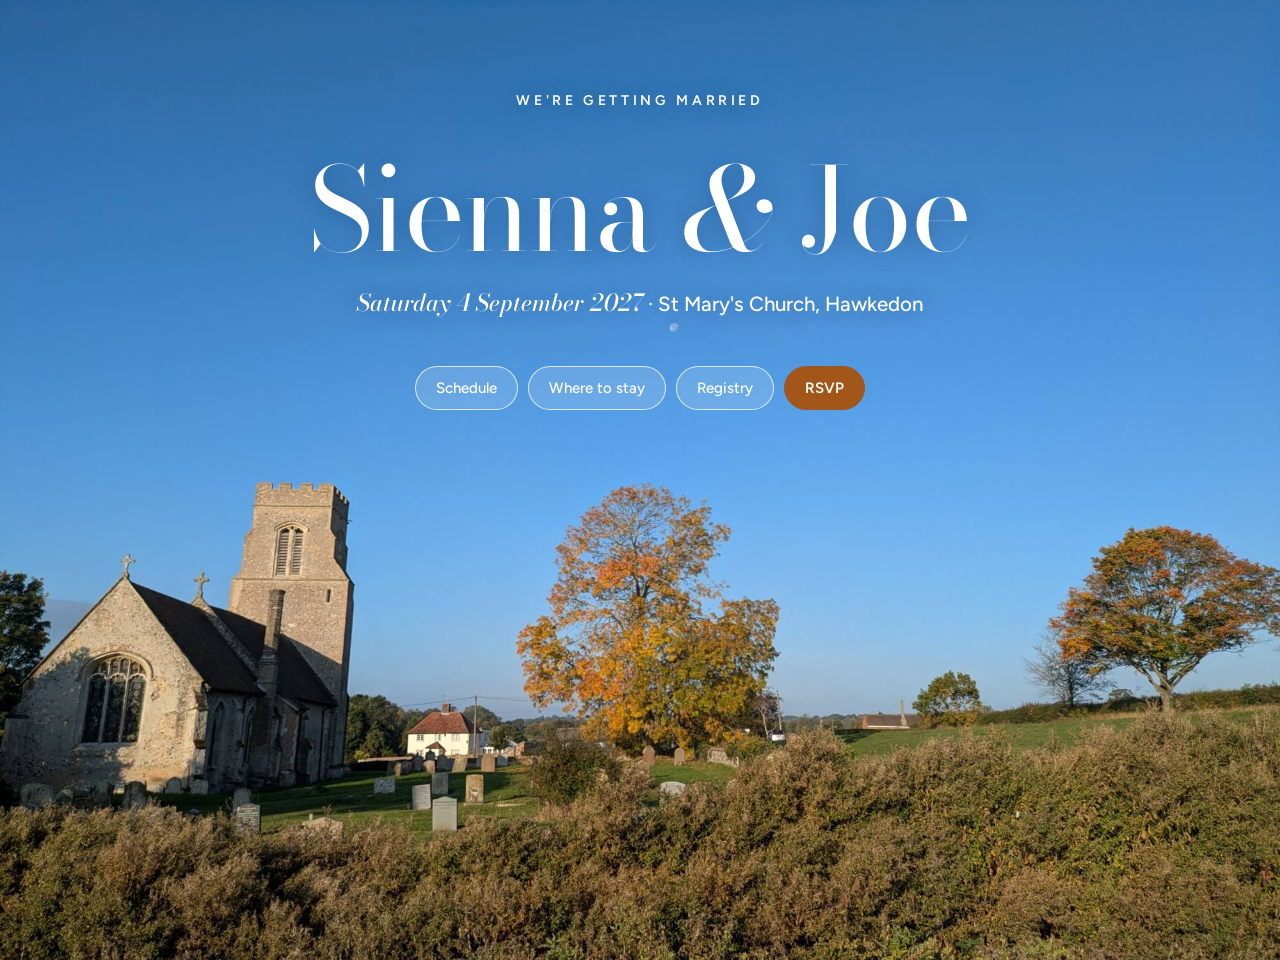
<file: index.html>
<!doctype html>
<html lang="en-GB">
<head>
<meta charset="utf-8">
<meta name="viewport" content="width=device-width, initial-scale=1">
<meta name="robots" content="noindex, nofollow">
<title>Sienna &amp; Joe</title>
<link rel="preconnect" href="https://fonts.googleapis.com">
<link rel="preconnect" href="https://fonts.gstatic.com" crossorigin>
<link rel="stylesheet" href="https://fonts.googleapis.com/css2?family=Bodoni+Moda:ital,opsz,wght@0,6..96,400..700;1,6..96,400..600&amp;family=Figtree:wght@400;500;600&amp;display=swap">
<link rel="stylesheet" href="style.css">
</head>
<body>
<div class="home photo">
  <div class="home-text">
    <p class="eyebrow">We're getting married</p>
    <h1>Sienna <em>&amp;</em> Joe</h1>
    <p class="when"><em>Saturday 4 September 2027</em> · St Mary's Church, Hawkedon</p>
    <nav aria-label="Pages">
      <a class="pill" href="schedule.html">Schedule</a>
      <a class="pill" href="stay.html">Where to stay</a>
      <a class="pill" href="registry.html">Registry</a>
      <a class="pill rsvp" href="#" role="button">RSVP</a>
    </nav>
  </div>
</div>
</body>
</html>
</file>
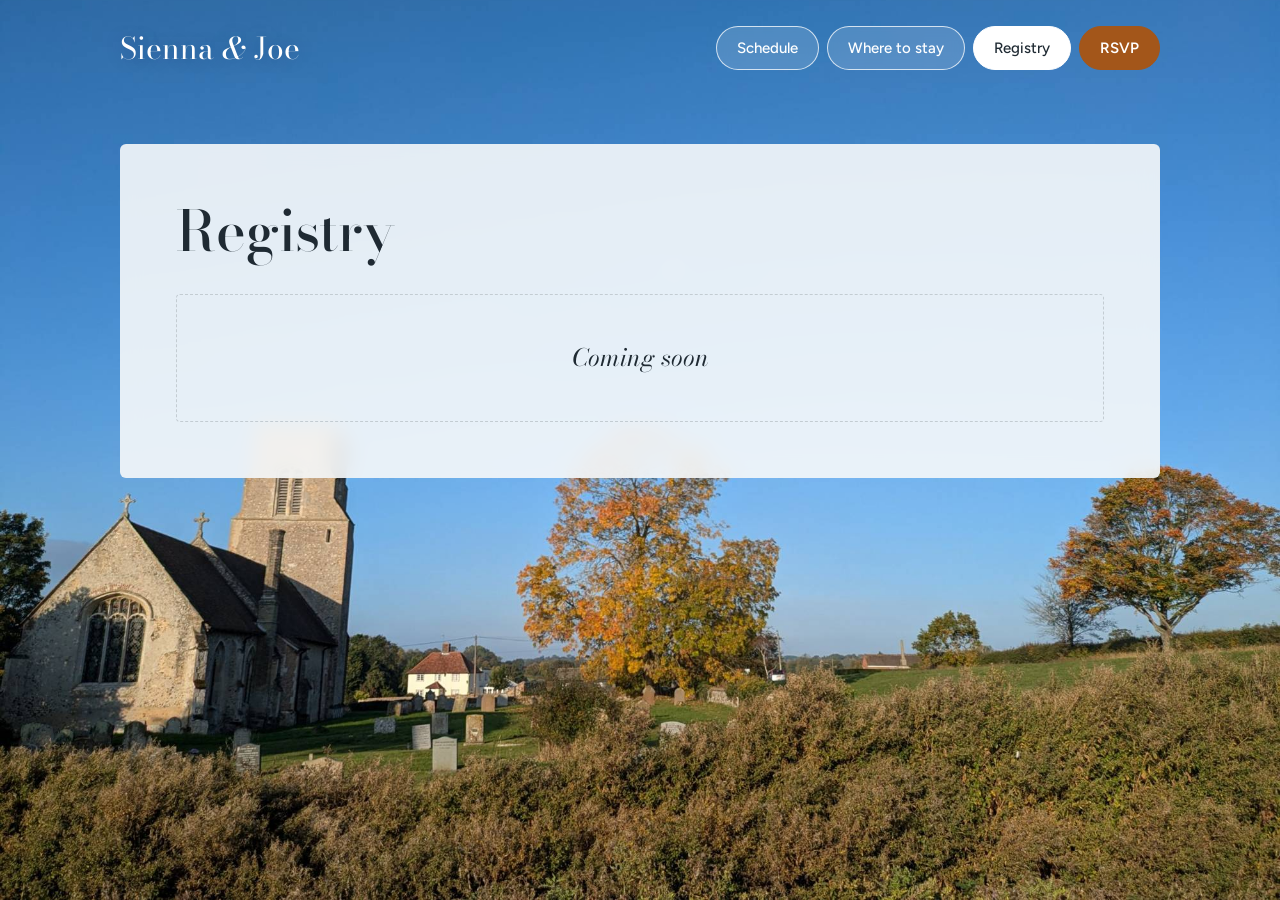
<file: registry.html>
<!doctype html>
<html lang="en-GB">
<head>
<meta charset="utf-8">
<meta name="viewport" content="width=device-width, initial-scale=1">
<meta name="robots" content="noindex, nofollow">
<title>Registry · Sienna &amp; Joe</title>
<link rel="preconnect" href="https://fonts.googleapis.com">
<link rel="preconnect" href="https://fonts.gstatic.com" crossorigin>
<link rel="stylesheet" href="https://fonts.googleapis.com/css2?family=Bodoni+Moda:ital,opsz,wght@0,6..96,400..700;1,6..96,400..600&amp;family=Figtree:wght@400;500;600&amp;display=swap">
<link rel="stylesheet" href="style.css">
</head>
<body>
<div class="page photo">
  <header class="top">
    <a class="brand" href="index.html">Sienna <em>&amp;</em> Joe</a>
    <nav aria-label="Pages">
      <a class="pill" href="schedule.html">Schedule</a>
      <a class="pill" href="stay.html">Where to stay</a>
      <a class="pill" href="registry.html" aria-current="page">Registry</a>
      <a class="pill rsvp" href="#" role="button">RSVP</a>
    </nav>
  </header>
  <main class="panel">
    <h1>Registry</h1>
    <div class="soon"><p>Coming soon</p></div>
  </main>
</div>
</body>
</html>
</file>
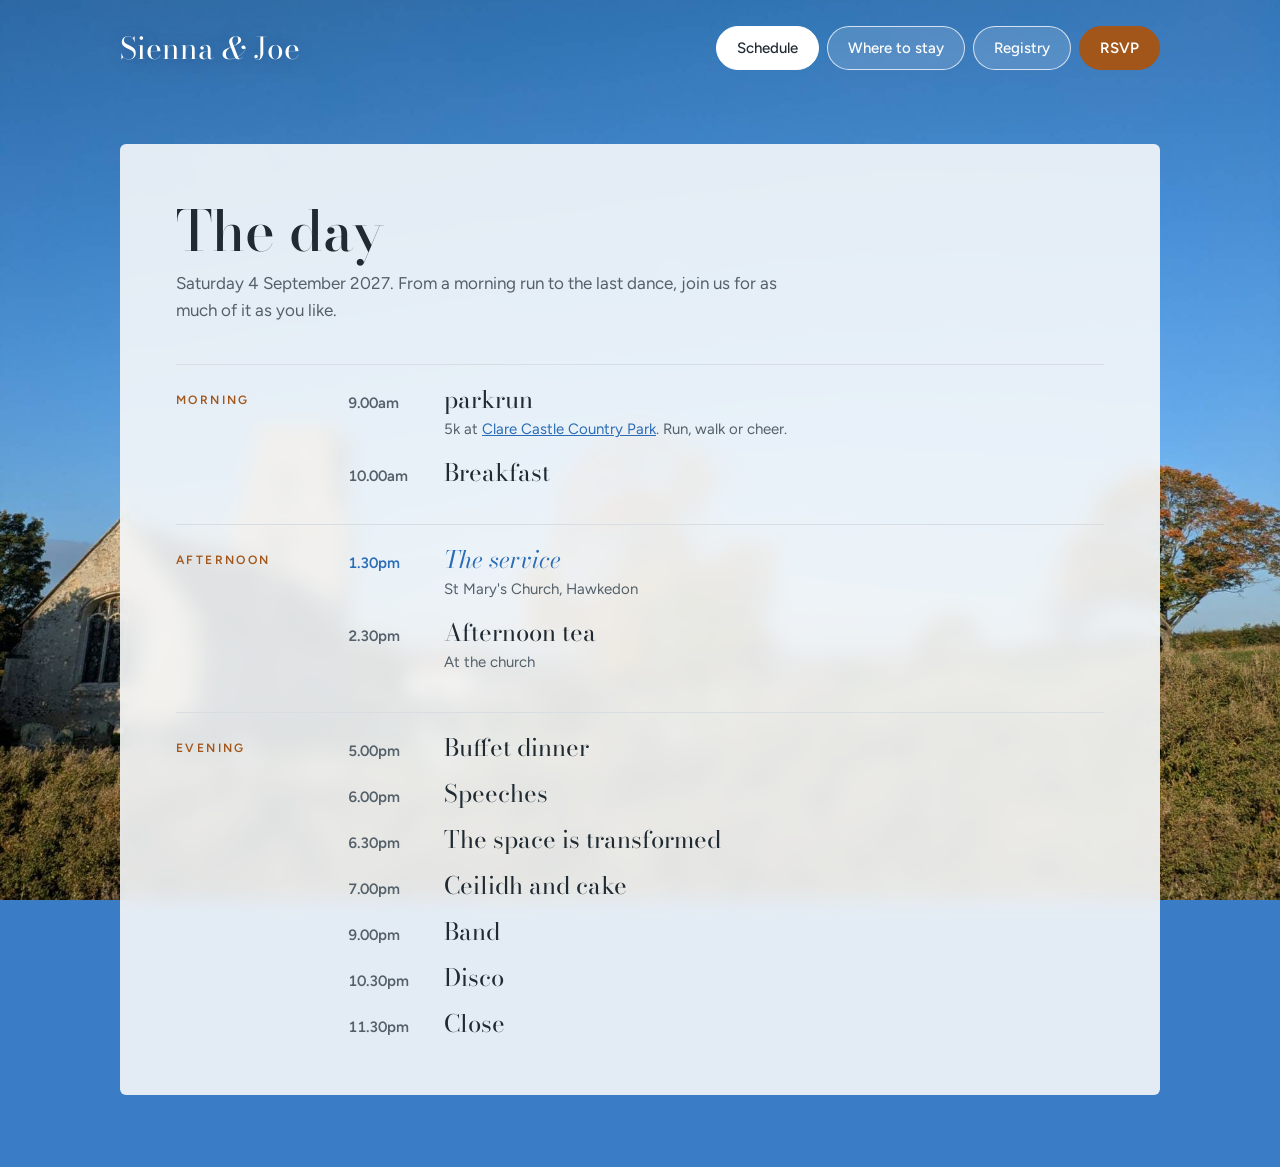
<file: schedule.html>
<!doctype html>
<html lang="en-GB">
<head>
<meta charset="utf-8">
<meta name="viewport" content="width=device-width, initial-scale=1">
<meta name="robots" content="noindex, nofollow">
<title>Schedule · Sienna &amp; Joe</title>
<link rel="preconnect" href="https://fonts.googleapis.com">
<link rel="preconnect" href="https://fonts.gstatic.com" crossorigin>
<link rel="stylesheet" href="https://fonts.googleapis.com/css2?family=Bodoni+Moda:ital,opsz,wght@0,6..96,400..700;1,6..96,400..600&amp;family=Figtree:wght@400;500;600&amp;display=swap">
<link rel="stylesheet" href="style.css">
</head>
<body>
<div class="page photo">
  <header class="top">
    <a class="brand" href="index.html">Sienna <em>&amp;</em> Joe</a>
    <nav aria-label="Pages">
      <a class="pill" href="schedule.html" aria-current="page">Schedule</a>
      <a class="pill" href="stay.html">Where to stay</a>
      <a class="pill" href="registry.html">Registry</a>
      <a class="pill rsvp" href="#" role="button">RSVP</a>
    </nav>
  </header>
  <main class="panel">
    <h1>The day</h1>
    <p class="lede">Saturday 4 September 2027. From a morning run to the last dance, join us for as much of it as you like.</p>
    <div class="day">
      <section class="part">
        <h2>Morning</h2>
        <ul class="items">
          <li class="item"><span class="time">9.00am</span><div class="what"><strong>parkrun</strong><span>5k at <a href="https://www.parkrun.org.uk/clarecastle/">Clare Castle Country Park</a>. Run, walk or cheer.</span></div></li>
          <li class="item"><span class="time">10.00am</span><div class="what"><strong>Breakfast</strong></div></li>
        </ul>
      </section>
      <section class="part">
        <h2>Afternoon</h2>
        <ul class="items">
          <li class="item key"><span class="time">1.30pm</span><div class="what"><strong>The service</strong><span>St Mary's Church, Hawkedon</span></div></li>
          <li class="item"><span class="time">2.30pm</span><div class="what"><strong>Afternoon tea</strong><span>At the church</span></div></li>
        </ul>
      </section>
      <section class="part">
        <h2>Evening</h2>
        <ul class="items">
          <li class="item"><span class="time">5.00pm</span><div class="what"><strong>Buffet dinner</strong></div></li>
          <li class="item"><span class="time">6.00pm</span><div class="what"><strong>Speeches</strong></div></li>
          <li class="item"><span class="time">6.30pm</span><div class="what"><strong>The space is transformed</strong></div></li>
          <li class="item"><span class="time">7.00pm</span><div class="what"><strong>Ceilidh and cake</strong></div></li>
          <li class="item"><span class="time">9.00pm</span><div class="what"><strong>Band</strong></div></li>
          <li class="item"><span class="time">10.30pm</span><div class="what"><strong>Disco</strong></div></li>
          <li class="item"><span class="time">11.30pm</span><div class="what"><strong>Close</strong></div></li>
        </ul>
      </section>
    </div>
  </main>
</div>
</body>
</html>
</file>
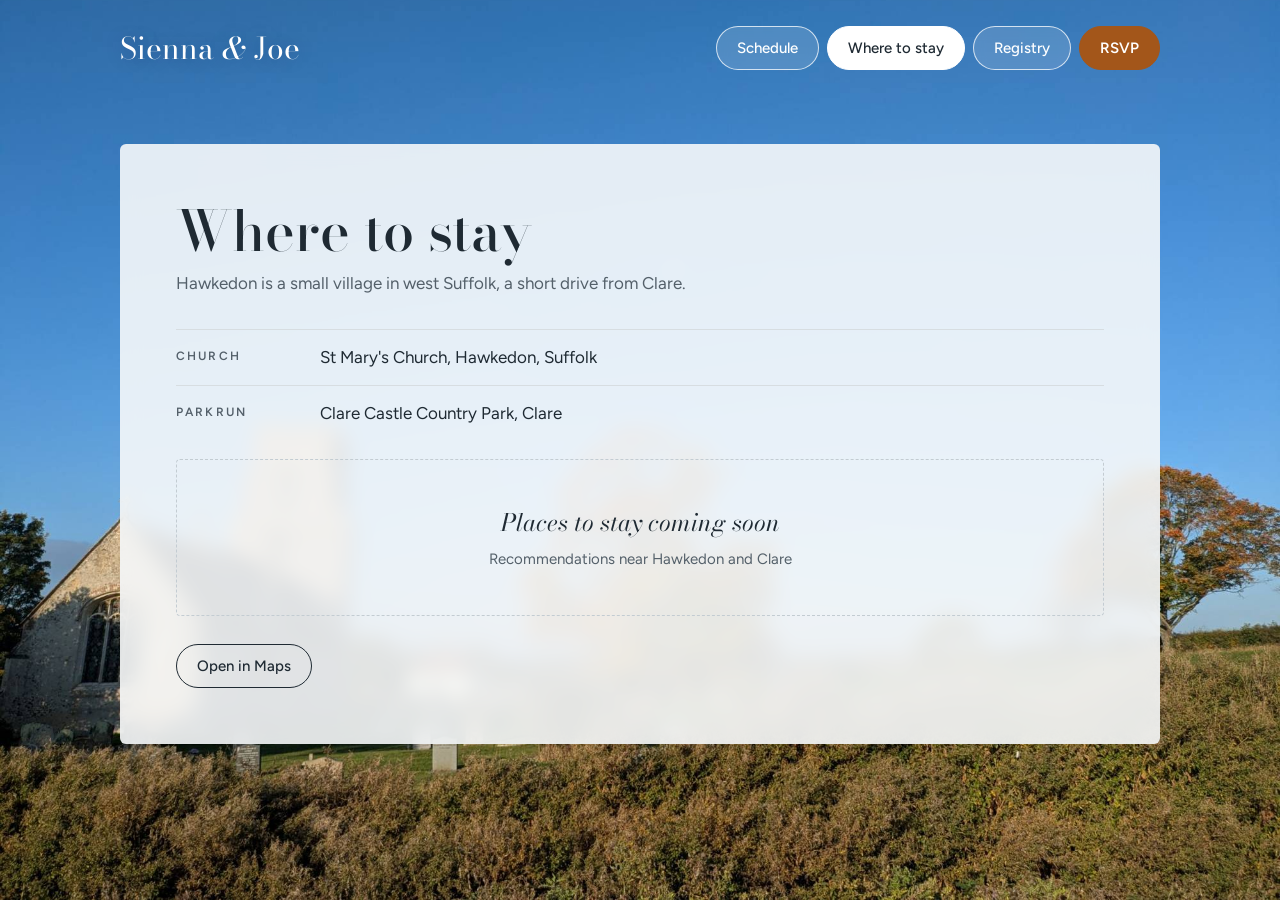
<file: stay.html>
<!doctype html>
<html lang="en-GB">
<head>
<meta charset="utf-8">
<meta name="viewport" content="width=device-width, initial-scale=1">
<meta name="robots" content="noindex, nofollow">
<title>Where to stay · Sienna &amp; Joe</title>
<link rel="preconnect" href="https://fonts.googleapis.com">
<link rel="preconnect" href="https://fonts.gstatic.com" crossorigin>
<link rel="stylesheet" href="https://fonts.googleapis.com/css2?family=Bodoni+Moda:ital,opsz,wght@0,6..96,400..700;1,6..96,400..600&amp;family=Figtree:wght@400;500;600&amp;display=swap">
<link rel="stylesheet" href="style.css">
</head>
<body>
<div class="page photo">
  <header class="top">
    <a class="brand" href="index.html">Sienna <em>&amp;</em> Joe</a>
    <nav aria-label="Pages">
      <a class="pill" href="schedule.html">Schedule</a>
      <a class="pill" href="stay.html" aria-current="page">Where to stay</a>
      <a class="pill" href="registry.html">Registry</a>
      <a class="pill rsvp" href="#" role="button">RSVP</a>
    </nav>
  </header>
  <main class="panel">
    <h1>Where to stay</h1>
    <p class="lede">Hawkedon is a small village in west Suffolk, a short drive from Clare.</p>
    <dl class="facts">
      <div><dt>Church</dt><dd>St Mary's Church, Hawkedon, Suffolk</dd></div>
      <div><dt>parkrun</dt><dd>Clare Castle Country Park, Clare</dd></div>
    </dl>
    <div class="soon"><p>Places to stay coming soon</p><small>Recommendations near Hawkedon and Clare</small></div>
    <a class="btn" href="https://www.google.com/maps/search/?api=1&amp;query=St+Mary%27s+Church+Hawkedon+Suffolk">Open in Maps</a>
  </main>
</div>
</body>
</html>
</file>
<file: style.css>
:root{
  --ink:#1f2a33;--muted:#54606a;--rule:#d7dde1;--sky:#2a6cb6;--ochre:#a3561a;--panel:rgba(247,249,250,.9);
  --display:"Bodoni Moda",Didot,Georgia,serif;
  --body:Figtree,system-ui,-apple-system,"Segoe UI",sans-serif;
}
*{box-sizing:border-box}
html,body{margin:0}
body{font-family:var(--body);color:var(--ink);font-size:17px;line-height:1.6;background:#3a7cc6}
.photo{background:#3a7cc6 url(church.jpg) center bottom/cover no-repeat}
a{color:var(--sky)}a:hover{color:#1d4f88}
a:focus-visible,button:focus-visible{outline:2px solid #fff;outline-offset:3px}

.pill{display:inline-flex;align-items:center;min-height:44px;padding:0 20px;border-radius:999px;border:1px solid rgba(255,255,255,.75);
  background:rgba(255,255,255,.14);color:#fff;text-decoration:none;font:inherit;font-size:15px;font-weight:500;cursor:pointer;
  backdrop-filter:blur(6px);-webkit-backdrop-filter:blur(6px)}
.pill:hover{background:rgba(255,255,255,.28);color:#fff}
.pill[aria-current="page"]{background:#fff;border-color:#fff;color:var(--ink)}
.pill.rsvp{background:var(--ochre);border-color:var(--ochre);font-weight:600}
.pill.rsvp:hover{filter:brightness(1.08)}

/* Home */
.home{position:relative;width:100%;aspect-ratio:4/3;min-height:max(680px,100vh);color:#fff}
.home-text{position:absolute;inset:0 0 auto;padding:7% 16px 0;display:flex;flex-direction:column;align-items:center;text-align:center;text-shadow:0 1px 22px rgba(15,50,95,.35)}
.eyebrow{margin:0;font-size:clamp(11px,1.1vw,14px);letter-spacing:.26em;text-transform:uppercase;font-weight:600}
.home h1{margin:.35em 0 0;font-family:var(--display);font-weight:400;font-size:clamp(52px,9vw,140px);line-height:1;letter-spacing:-.01em}
.when{margin:.8em 0 0;font-size:clamp(15px,1.6vw,22px);font-weight:500}
.when em{font-family:var(--display);font-size:1.15em}
.home nav{margin-top:clamp(28px,3.5vw,52px);display:flex;flex-wrap:wrap;justify-content:center;gap:10px;text-shadow:none}

/* Inner pages */
.page{min-height:100vh;padding:0 16px 72px;background-attachment:fixed}
.top{max-width:1040px;margin:0 auto;padding:24px 0;display:flex;flex-wrap:wrap;align-items:center;justify-content:space-between;gap:16px}
.brand{font-family:var(--display);font-size:30px;color:#fff;text-decoration:none;text-shadow:0 1px 16px rgba(15,50,95,.35)}
.brand:hover{color:#fff}
.top nav{display:flex;flex-wrap:wrap;gap:8px}
.panel{max-width:1040px;margin:48px auto 0;background:var(--panel);border-radius:6px;padding:clamp(24px,5vw,56px);
  backdrop-filter:blur(10px);-webkit-backdrop-filter:blur(10px)}
.panel h1{margin:0 0 8px;font-family:var(--display);font-weight:500;font-size:clamp(36px,4.5vw,56px);line-height:1.1;text-wrap:balance}
.lede{margin:0;color:var(--muted);max-width:38rem}

.day{margin-top:40px;display:flex;flex-direction:column;gap:36px}
.part{display:flex;flex-wrap:wrap;gap:16px 32px;border-top:1px solid var(--rule);padding-top:20px}
.part h2{flex:0 0 140px;margin:0;padding-top:6px;font-size:12px;letter-spacing:.2em;text-transform:uppercase;color:var(--ochre);font-weight:600}
.items{flex:999 1 420px;min-width:0;display:flex;flex-direction:column;gap:16px;list-style:none;margin:0;padding:0}
.item{display:flex;gap:20px;align-items:baseline}
.time{flex:0 0 76px;font-weight:600;color:var(--muted);font-size:15px;font-variant-numeric:tabular-nums}
.what{min-width:0}
.what strong{display:block;font-family:var(--display);font-weight:400;font-size:24px;line-height:1.25}
.what span{color:var(--muted);font-size:15px}
.key .time,.key strong{color:var(--sky)}
.key strong{font-style:italic}

.facts{margin:32px 0 0;display:flex;flex-direction:column;gap:14px}
.facts div{display:flex;flex-wrap:wrap;gap:4px 24px;border-top:1px solid var(--rule);padding-top:14px}
.facts dt{flex:0 0 120px;font-size:12px;letter-spacing:.18em;text-transform:uppercase;color:var(--muted);font-weight:600;padding-top:3px}
.facts dd{margin:0}
.soon{margin-top:32px;padding:44px 16px;border:1px dashed #c3ccd2;border-radius:4px;text-align:center}
.soon p{margin:0;font-family:var(--display);font-style:italic;font-size:24px}
.soon small{display:block;margin-top:4px;color:var(--muted);font-size:15px}
.btn{display:inline-flex;align-items:center;min-height:44px;margin-top:28px;padding:0 20px;border-radius:999px;border:1px solid var(--ink);color:var(--ink);text-decoration:none;font-weight:500;font-size:15px}
.btn:hover{border-color:var(--sky)}

@media (max-width:640px){
  .top{justify-content:center}
  .item{gap:14px}.time{flex-basis:64px}
}
@supports (-webkit-touch-callout:none){.page{background-attachment:scroll}}
</file>
